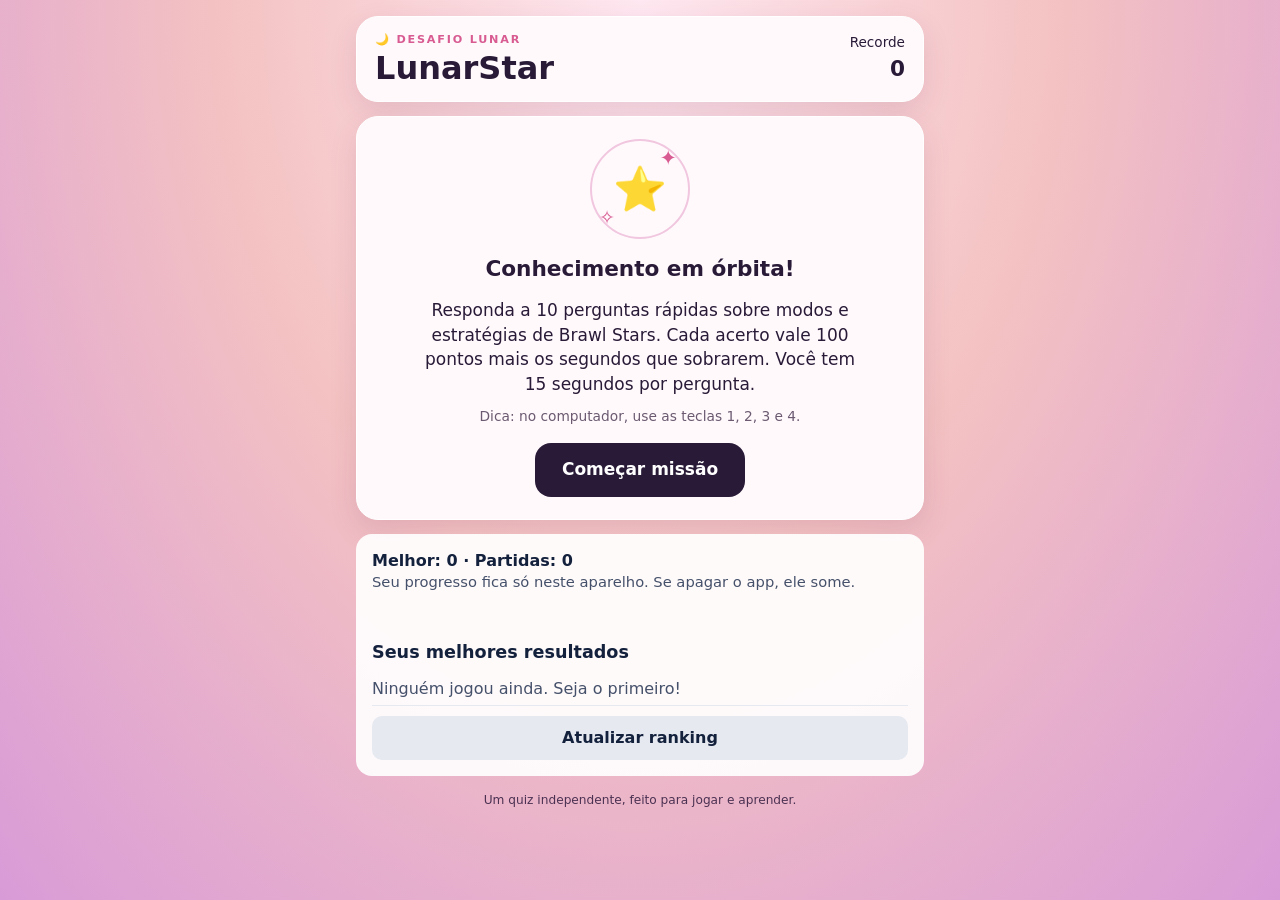
<file: docs/jogo/index.html>
<!doctype html>
<html lang="pt-BR">
<head>
  <meta charset="utf-8">
  <meta name="viewport" content="width=device-width, initial-scale=1, viewport-fit=cover">
  <meta name="theme-color" content="#F4C2C2">
  <title>LunarStar</title>
  <link rel="manifest" href="manifest.webmanifest">
  <link rel="icon" href="icone-192.png">
  <link rel="apple-touch-icon" href="icone-192.png">
  <link rel="stylesheet" href="placar.css">
  <link rel="stylesheet" href="estilo.css">
  <!-- Ordem necessária: configuração, placar, painel, regras e jogo. -->
  <script src="config.js"></script>
  <script src="placar.js"></script>
  <script src="placar-ui.js"></script>
  <script src="regras.js"></script>
  <script src="pwa.js" defer></script>
  <script src="jogo.js" defer></script>
</head>
<body>
  <main class="jogo">
    <header class="topo">
      <div><p class="marca">🌙 DESAFIO LUNAR</p><h1 id="titulo">LunarStar</h1></div>
      <p class="recorde">Recorde <strong id="melhor">0</strong></p>
    </header>

    <section id="tela-inicio" class="tela" aria-labelledby="titulo">
      <div class="orbita" aria-hidden="true"><span>⭐</span><i>✦</i><b>✧</b></div>
      <p class="chamada">Conhecimento em órbita!</p>
      <p class="instrucao">Responda a 10 perguntas rápidas sobre modos e estratégias de Brawl Stars. Cada acerto vale 100 pontos mais os segundos que sobrarem. Você tem 15 segundos por pergunta.</p>
      <p class="teclado">Dica: no computador, use as teclas 1, 2, 3 e 4.</p>
      <button id="botao-jogar" class="botao" type="button">Começar missão</button>
    </section>

    <section id="tela-jogo" class="tela" hidden aria-label="Partida">
      <div class="linha-status"><span id="numero-pergunta">Pergunta 1/10</span><span>⭐ <strong id="pontos">0</strong></span></div>
      <div class="trilho-tempo" aria-hidden="true"><div id="barra-tempo"></div></div>
      <p class="tempo-restante"><span id="tempo">15</span> s</p>
      <h2 id="pergunta" class="pergunta"></h2>
      <div id="opcoes" class="opcoes" aria-label="Alternativas"></div>
      <p id="feedback" class="feedback" role="status" aria-live="polite"></p>
    </section>

    <section id="tela-fim" class="tela" hidden aria-label="Fim da partida">
      <div class="fim-icone" aria-hidden="true">🌟</div>
      <h2 id="titulo-fim">Missão concluída!</h2>
      <p class="instrucao">Você fez <strong id="resultado">0</strong> pontos e acertou <strong id="acertos">0</strong> de 10.</p>
      <p id="situacao-salvamento" role="status" aria-live="polite"></p>
      <button id="botao-de-novo" class="botao" type="button">Jogar de novo</button>
    </section>

    <aside id="painel-placar" aria-label="Placar"></aside>
    <footer>Um quiz independente, feito para jogar e aprender.</footer>
  </main>
</body>
</html>
</file>
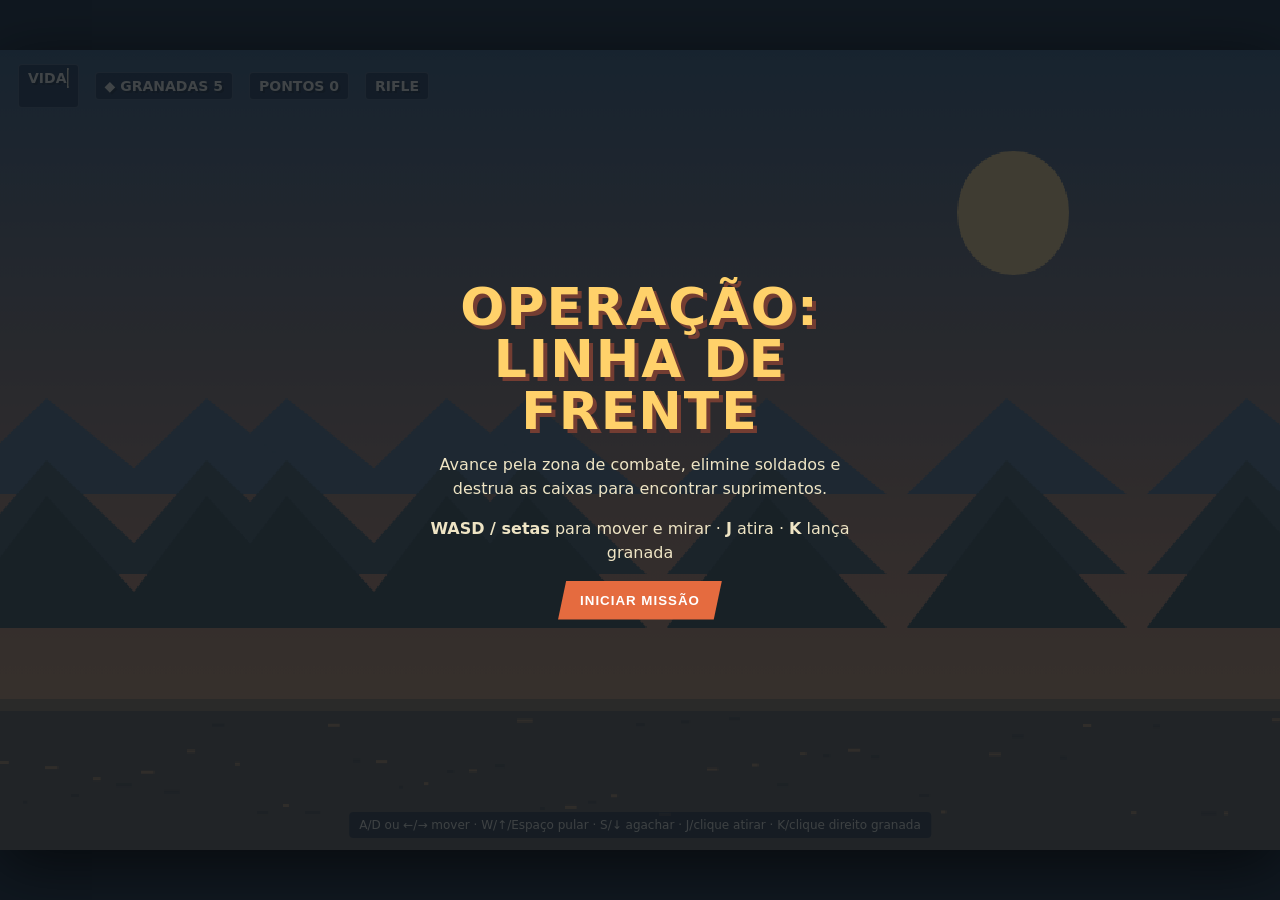
<file: docs/run-and-gun/index.html>
<!doctype html>
<html lang="pt-BR">
<head>
<meta charset="utf-8"><meta name="viewport" content="width=device-width,initial-scale=1,maximum-scale=1,user-scalable=no">
<title>Operação: Linha de Frente</title>
<style>
*{box-sizing:border-box}html,body{margin:0;width:100%;height:100%;overflow:hidden;background:#101820;color:#f5efd8;font-family:system-ui,-apple-system,Segoe UI,sans-serif}body{display:grid;place-items:center}.wrap{position:relative;width:min(100vw,160vh);height:min(100vh,62.5vw);min-height:320px;background:#152332;box-shadow:0 15px 60px #0009}canvas{display:block;width:100%;height:100%;image-rendering:pixelated}.hud{position:absolute;left:18px;top:14px;display:flex;align-items:center;gap:16px;flex-wrap:wrap;text-shadow:2px 2px #17202a;font-weight:800;font-size:14px;pointer-events:none}.health{width:150px;height:14px;border:2px solid #eee4c4;background:#342c2a;clip-path:polygon(4% 0,100% 0,96% 100%,0 100%)}.health i{display:block;height:100%;width:100%;background:linear-gradient(90deg,#f5b642,#d94a36);transition:width .15s}.tag{background:#152332bb;padding:5px 9px;border:1px solid #ffffff33;border-radius:4px}.hint{position:absolute;bottom:12px;left:50%;transform:translateX(-50%);white-space:nowrap;font-size:12px;color:#e8dfc5;background:#17202aaa;padding:6px 10px;border-radius:4px;pointer-events:none}.overlay{position:absolute;inset:0;display:grid;place-items:center;background:#101820c9;text-align:center}.panel{padding:28px;max-width:480px}.panel h1{font-size:clamp(28px,5vw,52px);line-height:1;margin:0 0 12px;color:#ffd16a;text-transform:uppercase;letter-spacing:2px;text-shadow:4px 4px #743d32}.panel p{color:#eee4c4;line-height:1.5}.panel button{border:0;padding:12px 22px;background:#e56b3f;color:#fff;font-weight:900;text-transform:uppercase;letter-spacing:1px;cursor:pointer;clip-path:polygon(5% 0,100% 0,95% 100%,0 100%)}.panel button:hover{background:#ff8552}.hidden{display:none}
</style>
</head>
<body><main class="wrap"><canvas id="game" aria-label="Jogo de ação e plataforma"></canvas>
<div class="hud"><span class="tag">VIDA <span class="health"><i id="life"></i></span></span><span class="tag">◆ GRANADAS <b id="grenades">5</b></span><span class="tag">PONTOS <b id="score">0</b></span><span class="tag" id="weapon">RIFLE</span></div>
<div class="hint">A/D ou ←/→ mover · W/↑/Espaço pular · S/↓ agachar · J/clique atirar · K/clique direito granada</div>
<section class="overlay" id="overlay"><div class="panel"><h1>Operação:<br>Linha de Frente</h1><p>Avance pela zona de combate, elimine soldados e destrua as caixas para encontrar suprimentos.</p><p><b>WASD / setas</b> para mover e mirar · <b>J</b> atira · <b>K</b> lança granada</p><button id="start">Iniciar missão</button></div></section>
</main>
<script>
(()=>{'use strict';
const canvas=document.querySelector('#game'),ctx=canvas.getContext('2d'),lifeUI=document.querySelector('#life'),grenadeUI=document.querySelector('#grenades'),scoreUI=document.querySelector('#score'),weaponUI=document.querySelector('#weapon'),overlay=document.querySelector('#overlay');
const W=960,H=540,GROUND=438,keys=new Set(),mouse={down:false,x:0,y:0},rand=(a,b)=>a+Math.random()*(b-a),clamp=(v,a,b)=>Math.max(a,Math.min(b,v));
let player,enemies=[],shots=[],grenades=[],pickups=[],crates=[],particles=[],score=0,camera=0,running=false,last=0,worldWidth=4600,spawnTimer=0;
function resize(){let d=Math.min(devicePixelRatio||1,2);canvas.width=W*d;canvas.height=H*d;ctx.setTransform(d,0,0,d,0,0)}addEventListener('resize',resize);resize();
class Particle{constructor(x,y,color,life=0.5,size=3,vx=rand(-130,130),vy=rand(-150,70)){Object.assign(this,{x,y,color,life,max:life,size,vx,vy})}update(dt){this.life-=dt;this.x+=this.vx*dt;this.y+=this.vy*dt;this.vy+=300*dt}draw(){ctx.globalAlpha=Math.max(0,this.life/this.max);ctx.fillStyle=this.color;ctx.fillRect(this.x-camera,this.y,this.size,this.size);ctx.globalAlpha=1}}
class Projectile{constructor(x,y,vx,vy,team='player',damage=20,radius=5){Object.assign(this,{x,y,vx,vy,team,damage,radius,life:2})}update(dt){this.life-=dt;this.x+=this.vx*dt;this.y+=this.vy*dt; if(this.y>GROUND-5)this.life=0}draw(){ctx.fillStyle=this.team==='player'?'#ffe58a':'#ff704c';ctx.shadowColor=ctx.fillStyle;ctx.shadowBlur=8;ctx.beginPath();ctx.ellipse(this.x-camera,this.y,this.radius*1.5,this.radius,0,0,Math.PI*2);ctx.fill();ctx.shadowBlur=0}}
class Player{constructor(){this.x=100;this.y=GROUND-56;this.w=30;this.h=56;this.vx=0;this.vy=0;this.face=1;this.hp=100;this.grenades=5;this.fire=0;this.grenadeCD=0;this.invuln=0;this.heavy=0;this.grounded=true;this.crouch=false}
 update(dt){let left=keys.has('a')||keys.has('arrowleft'),right=keys.has('d')||keys.has('arrowright'),down=keys.has('s')||keys.has('arrowdown');this.crouch=down&&this.grounded;this.h=this.crouch?34:56;let speed=this.crouch?125:245;this.vx=(right-left)*speed;if(this.vx)this.face=Math.sign(this.vx);this.x=clamp(this.x+this.vx*dt,20,worldWidth-40);let jump=keys.has('w')||keys.has('arrowup')||keys.has(' ');if(jump&&this.grounded&&!this.crouch){this.vy=-470;this.grounded=false}if(!jump&&this.vy< -160)this.vy=-160;this.vy+=1250*dt;this.y+=this.vy*dt;if(this.y+this.h>=GROUND){this.y=GROUND-this.h;this.vy=0;this.grounded=true}this.fire-=dt;this.grenadeCD-=dt;this.invuln=Math.max(0,this.invuln-dt);this.heavy=Math.max(0,this.heavy-dt);if((keys.has('j')||mouse.down)&&this.fire<=0)this.shoot();if(keys.has('k')&&this.grenadeCD<=0)this.throwGrenade()}
 aim(){let up=keys.has('w')||keys.has('arrowup'),back=keys.has('a')||keys.has('arrowleft'),down=keys.has('s')||keys.has('arrowdown');if(up)return{x:0,y:-1};if(down&&this.grounded)return{x:this.face,y:0,crouch:true};if(back&&!keys.has('d')&&!keys.has('arrowright'))return{x:-this.face,y:0};return{x:this.face,y:0}}
 shoot(){let a=this.aim(),x=this.x+this.w/2+a.x*20,y=this.y+(this.crouch?18:25)+a.y*18;let rapid=this.heavy>0;shots.push(new Projectile(x,y,a.x*(rapid?800:650),a.y*(rapid?800:650),'player',rapid?27:20,rapid?8:4));this.fire=rapid?.085:.19}
 throwGrenade(){if(this.grenades<=0)return;this.grenades--;this.grenadeCD=.55;let a=this.aim();grenades.push({x:this.x+this.w/2,y:this.y+12,vx:a.x*280+(a.y?this.face*70:0),vy:a.y<0?-470:-320,t:1.35})}
 damage(n){if(this.invuln>0)return;this.hp-=n;this.invuln=.7;burst(this.x+this.w/2,this.y+this.h/2,'#ef654c',9);if(this.hp<=0){this.hp=0;running=false;showOver()}}
 draw(){let x=this.x-camera,y=this.y;if(this.invuln>0&&Math.floor(this.invuln*18)%2===0)return;ctx.save();ctx.translate(x+this.w/2,y);ctx.scale(this.face,1);ctx.fillStyle='#273d40';ctx.fillRect(-10,30,9,25);ctx.fillRect(2,30,9,25);ctx.fillStyle='#c56d43';ctx.fillRect(-12,8,24,27);ctx.fillStyle='#e9b783';ctx.fillRect(-9,0,19,17);ctx.fillStyle='#c8a443';ctx.fillRect(-11,2,21,6);ctx.fillStyle='#1c292a';ctx.fillRect(2,16,13,5);ctx.fillStyle='#434b3e';ctx.fillRect(4,20,24,5);ctx.fillStyle='#e4b344';ctx.fillRect(-9,37,8,3);ctx.restore()}}
class Enemy{constructor(x,type='soldier'){this.x=x;this.type=type;this.w=type==='turret'?38:30;this.h=type==='turret'?45:52;this.y=GROUND-this.h;this.hp=type==='turret'?90:55;this.face=-1;this.fire=rand(.4,1.4);this.burst=0;this.cool=0;this.walk=rand(0,7)}update(dt){let dx=player.x-this.x;this.face=Math.sign(dx)||-1;if(this.type==='soldier'){if(Math.abs(dx)>230)this.x+=this.face*75*dt;this.fire-=dt;if(Math.abs(dx)<430&&this.fire<=0){this.shoot();this.fire=rand(1.25,2.1)}}else{this.fire-=dt;if(this.fire<=0&&this.burst===0){this.burst=3;this.cool=0;this.fire=2.3}if(this.burst>0){this.cool-=dt;if(this.cool<=0){this.shoot();this.burst--;this.cool=.16}}}}
 shoot(){let dx=player.x-this.x,dy=(player.y+player.h/2)-(this.y+this.h/2),len=Math.hypot(dx,dy)||1;shots.push(new Projectile(this.x+(this.face>0?this.w:0),this.y+this.h*.48,dx/len*360,dy/len*360,'enemy',12,4))}
 hit(d){this.hp-=d;if(this.hp<=0){this.dead=true;score+=this.type==='turret'?250:100;burst(this.x+this.w/2,this.y+20,'#ffb34f',15);if(Math.random()<.18)drop(this.x,this.y);return true}return false}
 draw(){let x=this.x-camera,y=this.y;if(this.type==='turret'){ctx.fillStyle='#39463f';ctx.fillRect(x+5,y+15,28,30);ctx.fillStyle='#68745c';ctx.fillRect(x,y+8,38,15);ctx.fillStyle='#252f30';ctx.fillRect(x+(this.face>0?22:-10),y+12,27,7);ctx.fillStyle='#d1a843';ctx.fillRect(x+11,y+4,16,8)}else{ctx.fillStyle='#574337';ctx.fillRect(x+6,y+25,9,26);ctx.fillRect(x+18,y+25,9,26);ctx.fillStyle='#a54836';ctx.fillRect(x+4,y+8,23,25);ctx.fillStyle='#d8a176';ctx.fillRect(x+8,y,18,15);ctx.fillStyle='#536147';ctx.fillRect(x+5,y+1,24,7);ctx.fillStyle='#242729';ctx.fillRect(x+(this.face>0?21:-11),y+17,25,6)}}}
function burst(x,y,color,n){for(let i=0;i<n;i++)particles.push(new Particle(x,y,color,rand(.25,.75),rand(2,6)))}
function drop(x,y){pickups.push({x,y,type:Math.random()<.58?'heavy':'med',vy:-120})}
function explode(x,y){burst(x,y,'#ffb02e',30);burst(x,y,'#e84b32',18);for(let e of enemies)if(!e.dead&&Math.hypot(e.x+e.w/2-x,e.y+e.h/2-y)<105)e.hit(75);if(Math.hypot(player.x+15-x,player.y+25-y)<80)player.damage(18);for(let c of crates)if(!c.dead&&Math.hypot(c.x+18-x,c.y+18-y)<70)breakCrate(c)}
function breakCrate(c){if(c.dead)return;c.dead=true;burst(c.x+18,c.y+18,'#cf9b50',12);if(Math.random()<.7)drop(c.x,c.y)}
function showOver(){overlay.classList.remove('hidden');overlay.querySelector('h1').innerHTML='Fim de jogo';overlay.querySelector('p').innerHTML=`Pontuação: <b>${score}</b><br>Tente novamente e avance mais longe.`;overlay.querySelector('button').textContent='Reiniciar missão'}
function start(){player=new Player();enemies=[];shots=[];grenades=[];pickups=[];particles=[];crates=[];score=0;camera=0;spawnTimer=1;for(let x=420;x<worldWidth-150;x+=rand(320,530)){enemies.push(new Enemy(x,Math.random()<.3?'turret':'soldier'));if(Math.random()<.65)crates.push({x:x+rand(100,180),y:GROUND-36,dead:false})}running=true;last=performance.now();overlay.classList.add('hidden');overlay.querySelector('h1').innerHTML='Operação:<br>Linha de Frente';loop(last)}
function drawBackground(){let g=ctx.createLinearGradient(0,0,0,H);g.addColorStop(0,'#35526a');g.addColorStop(.65,'#bb8059');g.addColorStop(1,'#d6a060');ctx.fillStyle=g;ctx.fillRect(0,0,W,H);ctx.fillStyle='#f3c878';ctx.beginPath();ctx.arc(760-camera*.06,110,42,0,Math.PI*2);ctx.fill();for(let layer=0;layer<3;layer++){let par=[.12,.28,.5][layer],base=[300,354,390][layer];ctx.fillStyle=['#536875','#465452','#39463f'][layer];for(let i=-1;i<9;i++){let x=((i*180-camera*par)%(W+180)+(W+180))%(W+180)-40;ctx.beginPath();ctx.moveTo(x,base);ctx.lineTo(x+75,base-65-layer*12);ctx.lineTo(x+165,base);ctx.fill()}}ctx.fillStyle='#635440';ctx.fillRect(0,GROUND,W,H-GROUND);ctx.fillStyle='#90744a';ctx.fillRect(0,GROUND,W,8);for(let i=0;i<50;i++){let x=((i*53-camera*.8)%(W+30)+(W+30))%(W+30);ctx.fillStyle=i%2?'#4f493b':'#aa8050';ctx.fillRect(x,GROUND+rand(12,80),rand(3,12),2)}}
function update(dt){player.update(dt);camera=clamp(player.x-W*.38,0,worldWidth-W);for(let e of enemies)if(!e.dead)e.update(dt);for(let b of shots){b.update(dt);if(b.team==='player'){for(let e of enemies)if(!e.dead&&b.x>e.x&&b.x<e.x+e.w&&b.y>e.y&&b.y<e.y+e.h){e.hit(b.damage);b.life=0;break}for(let c of crates)if(!c.dead&&b.x>c.x&&b.x<c.x+36&&b.y>c.y&&b.y<c.y+36){breakCrate(c);b.life=0}}else if(b.x>player.x&&b.x<player.x+player.w&&b.y>player.y&&b.y<player.y+player.h){player.damage(b.damage);b.life=0}}
 for(let g of grenades){g.t-=dt;g.vy+=650*dt;g.x+=g.vx*dt;g.y+=g.vy*dt;if(g.y>GROUND-6){g.y=GROUND-6;g.vy*=-.42;g.vx*=.72}if(g.t<=0){explode(g.x,g.y);g.dead=true}}
 for(let p of pickups){p.vy+=450*dt;p.y+=p.vy*dt;if(p.y>GROUND-22){p.y=GROUND-22;p.vy=0}if(Math.abs(p.x-player.x)<30&&Math.abs(p.y-player.y-20)<40){if(p.type==='heavy')player.heavy=15;else player.hp=Math.min(100,player.hp+35);p.dead=true;burst(p.x,p.y,p.type==='heavy'?'#ffe36c':'#8be080',12)}}
 for(let p of particles)p.update(dt);shots=shots.filter(b=>b.life>0);grenades=grenades.filter(g=>!g.dead);enemies=enemies.filter(e=>!e.dead);pickups=pickups.filter(p=>!p.dead);particles=particles.filter(p=>p.life>0);lifeUI.style.width=player.hp+'%';grenadeUI.textContent=player.grenades;scoreUI.textContent=score;weaponUI.textContent=player.heavy>0?`HEAVY ${Math.ceil(player.heavy)}s`:'RIFLE'}
function draw(){drawBackground();for(let c of crates)if(!c.dead){let x=c.x-camera;ctx.fillStyle='#85613d';ctx.fillRect(x,c.y,36,36);ctx.strokeStyle='#d0a260';ctx.lineWidth=3;ctx.strokeRect(x+4,c.y+4,28,28);ctx.beginPath();ctx.moveTo(x+4,c.y+4);ctx.lineTo(x+32,c.y+32);ctx.moveTo(x+32,c.y+4);ctx.lineTo(x+4,c.y+32);ctx.stroke()}for(let p of pickups){ctx.fillStyle=p.type==='heavy'?'#f0c64c':'#65c879';ctx.fillRect(p.x-camera-10,p.y-10,20,20);ctx.fillStyle='#26352e';ctx.font='bold 15px sans-serif';ctx.fillText(p.type==='heavy'?'H':'+',p.x-camera-5,p.y+5)}for(let e of enemies)e.draw();for(let b of shots)b.draw();for(let g of grenades){ctx.fillStyle='#45533a';ctx.beginPath();ctx.arc(g.x-camera,g.y,7,0,7);ctx.fill()}player.draw();for(let p of particles)p.draw();}
function loop(now){if(!running)return;let dt=Math.min((now-last)/1000,.033);last=now;update(dt);draw();requestAnimationFrame(loop)}
document.querySelector('#start').addEventListener('click',start);addEventListener('keydown',e=>{let k=e.key.toLowerCase();if(['arrowup','arrowdown','arrowleft','arrowright',' '].includes(k))e.preventDefault();keys.add(k);if(k==='k'&&player&&player.grenadeCD<=0)player.throwGrenade()});addEventListener('keyup',e=>keys.delete(e.key.toLowerCase()));canvas.addEventListener('mousedown',e=>{let r=canvas.getBoundingClientRect();mouse.x=(e.clientX-r.left)/r.width*W;mouse.y=(e.clientY-r.top)/r.height*H;if(e.button===0)mouse.down=true;if(e.button===2&&player&&player.grenadeCD<=0)player.throwGrenade()});addEventListener('mouseup',e=>{if(e.button===0)mouse.down=false});canvas.addEventListener('contextmenu',e=>e.preventDefault());
drawBackground();
})();
</script></body></html>
</file>
<file: docs/jogo/placar.css>
/* Estilo do painel do placar (placar-ui.js). Pode mudar as cores à vontade. */

/* Garante que hidden esconda mesmo quando o CSS do jogo põe display: grid/flex na tela. */
[hidden] { display: none !important; }

.placar {
  display: grid;
  gap: 10px;
  padding: 16px;
  border-radius: 16px;
  background: rgba(255, 255, 255, 0.92);
  color: #14213d;
  font: 16px/1.4 system-ui, sans-serif;
}
.placar-titulo { margin: 8px 0 0; font-size: 1.1rem; }
.placar-resumo { margin: 0; font-weight: 700; }
.placar-nota { margin: 0; color: #45506a; font-size: 0.92rem; }
.placar-mensagem { margin: 0; min-height: 1.2em; color: #166534; font-weight: 600; }
.placar-mensagem.placar-erro { color: #9a3412; }
.placar-formulario { display: grid; gap: 8px; }
.placar-campo {
  min-height: 44px;
  padding: 8px 12px;
  border: 2px solid #c9cfdb;
  border-radius: 10px;
  font: inherit;
}
.placar-botao {
  min-height: 44px;
  padding: 8px 14px;
  border: 0;
  border-radius: 10px;
  background: #14213d;
  color: #fff;
  font: inherit;
  font-weight: 700;
  cursor: pointer;
}
.placar-botao:disabled { opacity: 0.6; cursor: progress; }
.placar-secundario { background: #e6e9f0; color: #14213d; }
.placar-botao:focus-visible, .placar-campo:focus-visible { outline: 3px solid #f2b544; outline-offset: 2px; }
.placar-lista { margin: 0; padding-left: 1.6em; display: grid; gap: 4px; }
.placar-lista li { padding: 4px 0; border-bottom: 1px solid #e6e9f0; }
.placar-lista li > span { display: inline-flex; }
.placar-nome { min-width: 8em; }
.placar-pontos { float: right; font-variant-numeric: tabular-nums; font-weight: 700; }
.placar-vazio { list-style: none; margin-left: -1.6em; color: #45506a; }
</file>
<file: docs/jogo/estilo.css>
:root {
  --cor: #F4C2C2;
  --tinta: #291B38;
  --fundo: #FFF9FC;
  --rosa-forte: #D85B91;
  color-scheme: light;
}
* { box-sizing: border-box; }
[hidden] { display: none !important; }
html, body { margin: 0; min-height: 100%; }
body {
  background: radial-gradient(ellipse at 50% 0%, #ffe8f1 0, var(--cor) 46%, #d99bd7 100%);
  color: var(--tinta);
  font: 17px/1.45 system-ui, sans-serif;
  -webkit-tap-highlight-color: transparent;
}
.jogo { width: min(600px, 100%); margin: 0 auto; padding: 16px; display: grid; gap: 14px; }
.topo, .tela { background: var(--fundo); border: 1px solid #fff; border-radius: 22px; box-shadow: 0 10px 28px #64234d20; }
.topo { padding: 15px 18px; display: flex; justify-content: space-between; align-items: center; gap: 12px; }
.topo h1 { margin: 0; font-size: clamp(1.45rem, 7vw, 2rem); line-height: 1.05; }
.marca { margin: 0 0 4px; color: var(--rosa-forte); font-size: .7rem; font-weight: 900; letter-spacing: .16em; }
.recorde { margin: 0; text-align: right; font-size: .85rem; }
.recorde strong { display: block; font-size: 1.35rem; }
.tela { min-height: 360px; padding: 22px 18px; display: grid; align-content: center; justify-items: center; gap: 14px; text-align: center; }
.chamada { margin: 0; font-size: 1.35rem; font-weight: 900; }
.instrucao { max-width: 440px; margin: 0; }
.teclado { margin: -4px 0 2px; color: #6b5a70; font-size: .86rem; }
.orbita { position: relative; width: 100px; height: 100px; border: 2px solid #f1c7df; border-radius: 50%; display: grid; place-items: center; color: #a53e79; }
.orbita span { font-size: 2.7rem; }
.orbita i, .orbita b { position: absolute; font-style: normal; color: #d85b91; }
.orbita i { top: 2px; right: 11px; font-size: 1.3rem; }
.orbita b { left: 7px; bottom: 5px; font-size: 1.2rem; }
.botao { min-height: 54px; min-width: 210px; padding: 12px 22px; border: 0; border-radius: 16px; background: var(--tinta); color: #fff; font: inherit; font-weight: 850; cursor: pointer; touch-action: manipulation; }
.botao:hover { background: #4d2a59; }
.botao:focus-visible, .opcao:focus-visible { outline: 4px solid #efaa37; outline-offset: 3px; }
.linha-status { width: 100%; display: flex; justify-content: space-between; font-weight: 850; }
.trilho-tempo { width: 100%; height: 9px; overflow: hidden; border-radius: 20px; background: #f2ddea; }
#barra-tempo { width: 100%; height: 100%; background: linear-gradient(90deg, #d85b91, #9d61cf); transition: width .1s linear; }
.tempo-restante { margin: -8px 0 0; color: #88517d; font-size: .9rem; font-weight: 800; }
.pergunta { max-width: 490px; margin: 0; font-size: clamp(1.25rem, 5vw, 1.6rem); line-height: 1.2; }
.opcoes { width: 100%; display: grid; gap: 9px; }
.opcao { min-height: 54px; padding: 10px 14px; display: flex; align-items: center; gap: 12px; border: 2px solid #eed8e8; border-radius: 14px; background: #fff; color: var(--tinta); text-align: left; font: inherit; font-weight: 700; cursor: pointer; touch-action: manipulation; }
.opcao:hover:not(:disabled) { border-color: #d987b2; background: #fff4f9; }
.opcao:disabled { cursor: default; opacity: 1; }
.letra { flex: 0 0 30px; width: 30px; height: 30px; display: grid; place-items: center; border-radius: 9px; background: #f8e8f1; color: #97456f; font-weight: 900; }
.opcao.certa { border-color: #46a77e; background: #effbf5; }
.opcao.errada { border-color: #d95e71; background: #fff0f1; }
.feedback { min-height: 44px; margin: 0; font-size: .92rem; font-weight: 700; }
.fim-icone { font-size: 3.4rem; }
#titulo-fim { margin: 0; }
footer { padding: 2px 8px 10px; color: #4b3152; text-align: center; font-size: .76rem; }
@media (max-width: 380px) { .jogo { padding: 10px; } .tela { min-height: 330px; padding: 18px 14px; } .opcao { font-size: .94rem; } }
</file>
